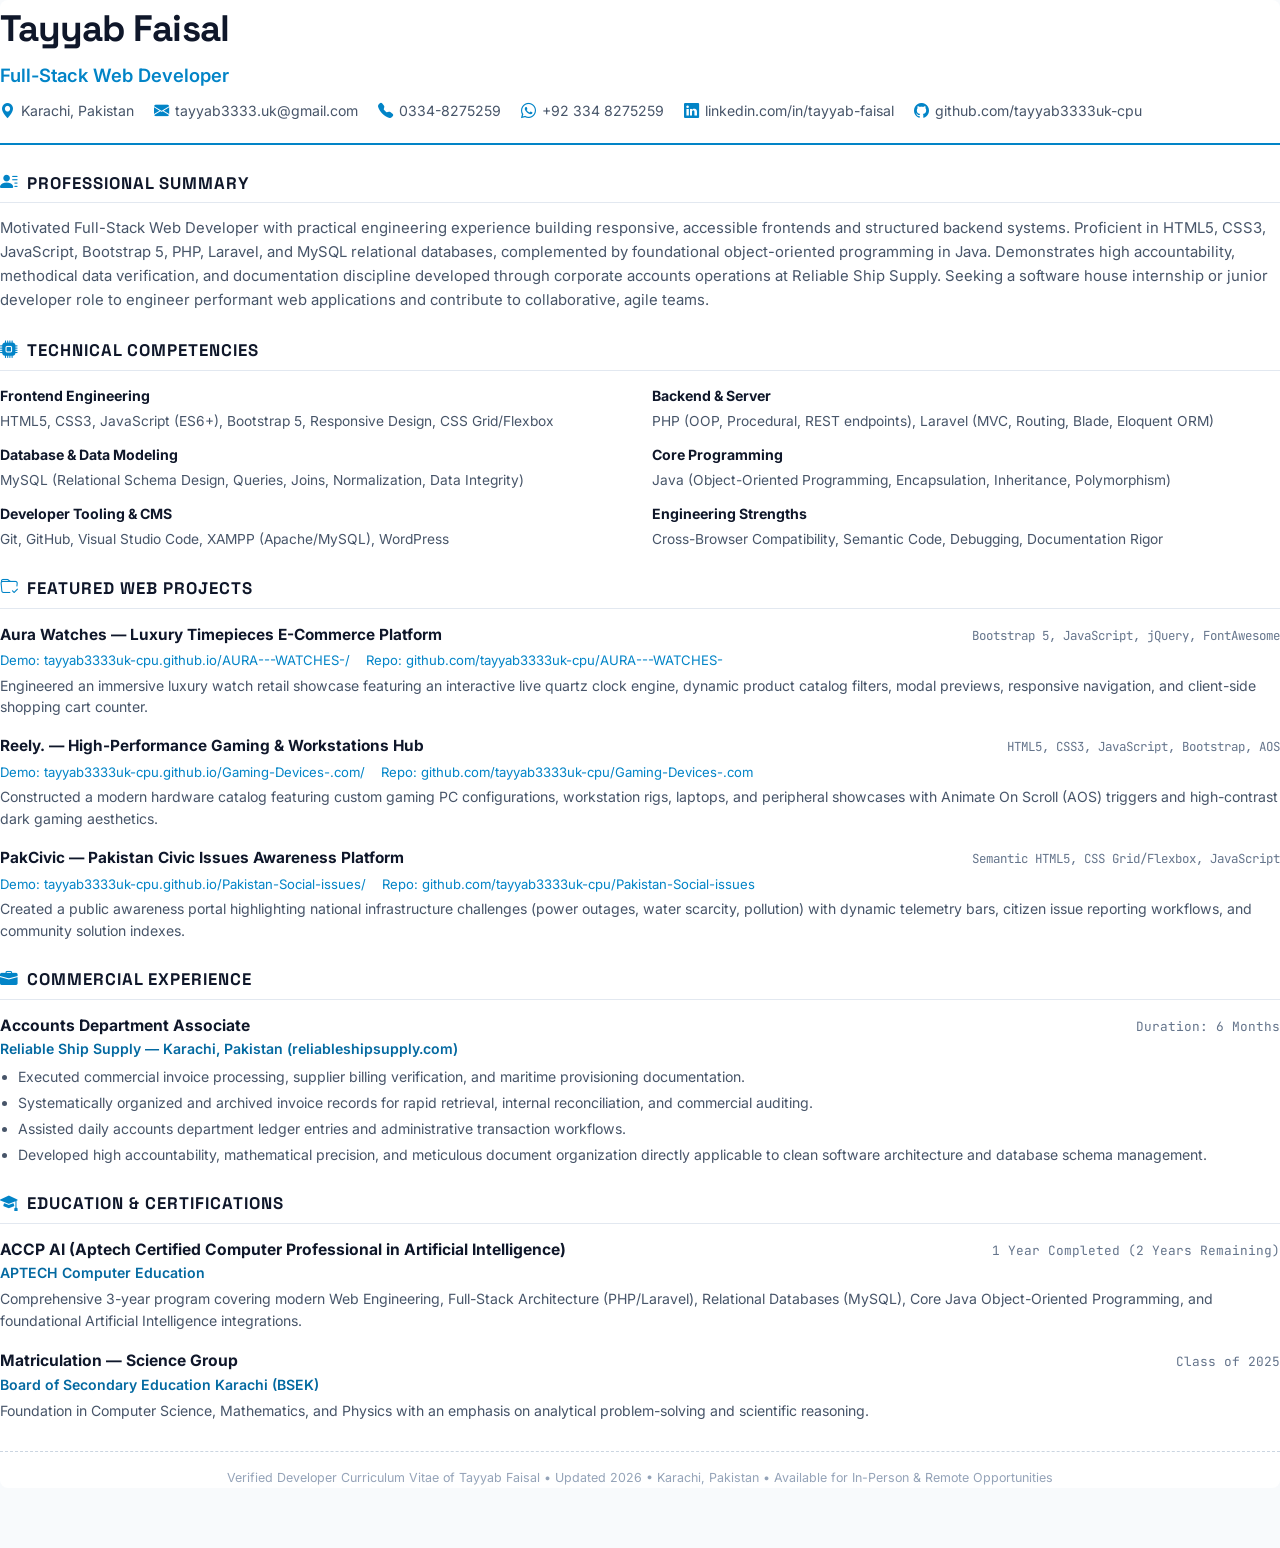
<file: cv.html>
<!DOCTYPE html>
<html lang="en">
<head>
  <meta charset="UTF-8">
  <meta name="viewport" content="width=device-width, initial-scale=1.0">
  <title>Tayyab Faisal — Full-Stack Web Developer Curriculum Vitae</title>
  <meta name="description" content="Official Curriculum Vitae of Tayyab Faisal, Full-Stack Web Developer based in Karachi, Pakistan. Specializing in HTML5, CSS3, JavaScript, Bootstrap 5, PHP, Laravel, MySQL, and Java.">
  
  <!-- Google Fonts -->
  <link rel="preconnect" href="https://fonts.googleapis.com">
  <link rel="preconnect" href="https://fonts.gstatic.com" crossorigin>
  <link href="https://fonts.googleapis.com/css2?family=Inter:wght@400;500;600;700;800&family=JetBrains+Mono:wght@400;600&family=Space+Grotesk:wght@600;700;800&display=swap" rel="stylesheet">
  
  <!-- Bootstrap Icons -->
  <link rel="stylesheet" href="https://cdn.jsdelivr.net/npm/bootstrap-icons@1.11.3/font/bootstrap-icons.min.css">
  
  <style>
    :root {
      --primary: #0284c7;
      --primary-dark: #0369a1;
      --text-dark: #0f172a;
      --text-muted: #475569;
      --border-color: #cbd5e1;
      --bg-page: #f8fafc;
      --bg-paper: #ffffff;
      --font-body: 'Inter', sans-serif;
      --font-heading: 'Space Grotesk', sans-serif;
      --font-code: 'JetBrains Mono', monospace;
    }

    * {
      box-sizing: border-box;
      margin: 0;
      padding: 0;
    }

    body {
      font-family: var(--font-body);
      background-color: var(--bg-page);
      color: var(--text-dark);
      line-height: 1.55;
      padding-bottom: 60px;
    }

    /* CV Floating Action Bar for Web View */
    .cv-action-bar {
      position: sticky;
      top: 0;
      z-index: 100;
      background: #090d16;
      border-bottom: 1px solid rgba(56, 189, 248, 0.25);
      padding: 14px 24px;
      display: flex;
      align-items: center;
      justify-content: space-between;
      box-shadow: 0 4px 20px rgba(0, 0, 0, 0.3);
    }

    .cv-action-brand {
      color: #f8fafc;
      font-family: var(--font-heading);
      font-size: 1.1rem;
      font-weight: 700;
      display: flex;
      align-items: center;
      gap: 10px;
    }

    .cv-action-btns {
      display: flex;
      gap: 12px;
    }

    .btn-action {
      display: inline-flex;
      align-items: center;
      gap: 8px;
      font-size: 0.88rem;
      font-weight: 600;
      padding: 8px 18px;
      border-radius: 6px;
      cursor: pointer;
      text-decoration: none;
      transition: all 0.2s ease;
    }

    .btn-print {
      background: #38bdf8;
      color: #030712;
      border: 1px solid #38bdf8;
    }

    .btn-print:hover {
      background: #0284c7;
      color: #ffffff;
    }

    .btn-back {
      background: rgba(255, 255, 255, 0.08);
      color: #f8fafc;
      border: 1px solid rgba(255, 255, 255, 0.2);
    }

    .btn-back:hover {
      background: rgba(255, 255, 255, 0.16);
      color: #ffffff;
    }

    /* Paper Container (A4 Proportions) */
    .cv-container {
      max-width: 860px;
      margin: 40px auto;
      background: var(--bg-paper);
      padding: 48px 56px;
      border-radius: 8px;
      box-shadow: 0 10px 30px rgba(0, 0, 0, 0.08);
      border: 1px solid var(--border-color);
    }

    /* Header */
    .cv-header {
      border-bottom: 2px solid var(--primary);
      padding-bottom: 20px;
      margin-bottom: 24px;
      display: flex;
      justify-content: space-between;
      align-items: flex-start;
      gap: 20px;
    }

    .cv-header-info h1 {
      font-family: var(--font-heading);
      font-size: 2.3rem;
      font-weight: 800;
      color: #0f172a;
      letter-spacing: -0.02em;
    }

    .cv-title {
      font-size: 1.15rem;
      font-weight: 600;
      color: var(--primary);
      margin-top: 4px;
      margin-bottom: 10px;
    }

    .cv-contact-grid {
      display: flex;
      flex-wrap: wrap;
      gap: 14px 20px;
      font-size: 0.88rem;
      color: var(--text-muted);
    }

    .cv-contact-item {
      display: flex;
      align-items: center;
      gap: 6px;
      text-decoration: none;
      color: var(--text-muted);
    }

    .cv-contact-item a {
      color: var(--text-muted);
      text-decoration: none;
    }

    .cv-contact-item a:hover {
      color: var(--primary);
      text-decoration: underline;
    }

    .cv-contact-item i {
      color: var(--primary);
      font-size: 0.95rem;
    }

    /* Section Styling */
    .cv-section {
      margin-bottom: 24px;
    }

    .cv-section-title {
      font-family: var(--font-heading);
      font-size: 1.05rem;
      font-weight: 700;
      text-transform: uppercase;
      letter-spacing: 0.06em;
      color: #0f172a;
      border-bottom: 1px solid #e2e8f0;
      padding-bottom: 6px;
      margin-bottom: 14px;
      display: flex;
      align-items: center;
      gap: 8px;
    }

    .cv-section-title i {
      color: var(--primary);
      font-size: 1.1rem;
    }

    .cv-summary p {
      font-size: 0.93rem;
      color: var(--text-muted);
      line-height: 1.6;
    }

    /* Skill Categories Grid */
    .cv-skills-grid {
      display: grid;
      grid-template-columns: repeat(2, 1fr);
      gap: 12px 24px;
    }

    .cv-skill-group {
      font-size: 0.9rem;
    }

    .cv-skill-group strong {
      color: #0f172a;
      display: block;
      margin-bottom: 3px;
      font-size: 0.88rem;
    }

    .cv-skill-group span {
      color: var(--text-muted);
      font-size: 0.86rem;
    }

    /* Experience & Education Entries */
    .cv-entry {
      margin-bottom: 18px;
    }

    .cv-entry:last-child {
      margin-bottom: 0;
    }

    .cv-entry-header {
      display: flex;
      justify-content: space-between;
      align-items: baseline;
      margin-bottom: 4px;
    }

    .cv-entry-title {
      font-size: 0.98rem;
      font-weight: 700;
      color: #0f172a;
    }

    .cv-entry-subtitle {
      font-size: 0.88rem;
      font-weight: 600;
      color: var(--primary-dark);
    }

    .cv-entry-date {
      font-family: var(--font-code);
      font-size: 0.8rem;
      color: #64748b;
      white-space: nowrap;
    }

    .cv-bullet-list {
      list-style-type: disc;
      padding-left: 18px;
      margin-top: 6px;
      font-size: 0.88rem;
      color: var(--text-muted);
      display: flex;
      flex-direction: column;
      gap: 4px;
    }

    /* Projects in CV */
    .cv-project-item {
      margin-bottom: 16px;
    }

    .cv-project-item:last-child {
      margin-bottom: 0;
    }

    .cv-project-header {
      display: flex;
      justify-content: space-between;
      align-items: baseline;
      margin-bottom: 4px;
    }

    .cv-project-name {
      font-size: 0.96rem;
      font-weight: 700;
      color: #0f172a;
    }

    .cv-project-tech {
      font-family: var(--font-code);
      font-size: 0.78rem;
      color: #64748b;
    }

    .cv-project-links {
      font-size: 0.82rem;
      color: var(--primary);
      margin-top: 2px;
      margin-bottom: 4px;
    }

    .cv-project-links a {
      color: var(--primary);
      text-decoration: none;
      margin-right: 12px;
    }

    .cv-project-links a:hover {
      text-decoration: underline;
    }

    .cv-project-desc {
      font-size: 0.88rem;
      color: var(--text-muted);
    }

    /* Notice Footer */
    .cv-footer-notice {
      text-align: center;
      margin-top: 30px;
      padding-top: 16px;
      border-top: 1px dashed var(--border-color);
      font-size: 0.78rem;
      color: #94a3b8;
    }

    /* ------------------------------------------------------------------------
       Print to PDF Styles (@media print)
       ------------------------------------------------------------------------ */
    @media print {
      body {
        background: #ffffff !important;
        padding: 0 !important;
      }

      .cv-action-bar {
        display: none !important;
      }

      .cv-container {
        margin: 0 !important;
        padding: 0 !important;
        box-shadow: none !important;
        border: none !important;
        max-width: 100% !important;
      }

      a {
        color: #0284c7 !important;
        text-decoration: underline !important;
      }

      .cv-section {
        margin-bottom: 12px !important;
      }

      .cv-header {
        margin-bottom: 14px !important;
        padding-bottom: 10px !important;
      }

      .cv-entry {
        margin-bottom: 10px !important;
      }

      .cv-project-item {
        margin-bottom: 10px !important;
      }

      .cv-footer-notice {
        margin-top: 12px !important;
        padding-top: 6px !important;
      }

      @page {
        margin: 8mm 12mm;
        size: A4 portrait;
      }
    }

      .cv-action-bar {
        display: none !important;
      }

      .cv-container {
        margin: 0 !important;
        padding: 0 !important;
        box-shadow: none !important;
        border: none !important;
        max-width: 100% !important;
      }

      a {
        color: inherit !important;
        text-decoration: none !important;
      }

      @page {
        margin: 14mm 16mm;
        size: A4 portrait;
      }
    }
  </style>
</head>
<body>

  <!-- Top Action Toolbar (Hidden during Print) -->
  <header class="cv-action-bar">
    <div class="cv-action-brand">
      <i class="bi bi-file-earmark-person-fill text-info"></i>
      <span>Tayyab Faisal — Official CV</span>
    </div>
    <div class="cv-action-btns">
      <button onclick="window.print()" class="btn-action btn-print">
        <i class="bi bi-printer-fill"></i> Print to PDF / Save
      </button>
      <a href="index.html" class="btn-action btn-back">
        <i class="bi bi-arrow-left"></i> Return to Portfolio
      </a>
    </div>
  </header>

  <!-- Printable Resume Page -->
  <main class="cv-container">
    <!-- Header -->
    <header class="cv-header">
      <div class="cv-header-info">
        <h1>Tayyab Faisal</h1>
        <div class="cv-title">Full-Stack Web Developer</div>
        <div class="cv-contact-grid">
          <div class="cv-contact-item">
            <i class="bi bi-geo-alt-fill"></i> Karachi, Pakistan
          </div>
          <div class="cv-contact-item">
            <i class="bi bi-envelope-fill"></i>
            <a href="mailto:tayyab3333.uk@gmail.com">tayyab3333.uk@gmail.com</a>
          </div>
          <div class="cv-contact-item">
            <i class="bi bi-telephone-fill"></i>
            <a href="tel:03348275259">0334-8275259</a>
          </div>
          <div class="cv-contact-item">
            <i class="bi bi-whatsapp"></i>
            <a href="https://wa.me/923348275259" target="_blank" rel="noopener">+92 334 8275259</a>
          </div>
          <div class="cv-contact-item">
            <i class="bi bi-linkedin"></i>
            <a href="https://www.linkedin.com/in/tayyab-faisal-25532b378" target="_blank" rel="noopener">linkedin.com/in/tayyab-faisal</a>
          </div>
          <div class="cv-contact-item">
            <i class="bi bi-github"></i>
            <a href="https://github.com/tayyab3333uk-cpu" target="_blank" rel="noopener">github.com/tayyab3333uk-cpu</a>
          </div>
        </div>
      </div>
    </header>

    <!-- Professional Summary -->
    <section class="cv-section cv-summary">
      <h2 class="cv-section-title"><i class="bi bi-person-lines-fill"></i> Professional Summary</h2>
      <p>
        Motivated Full-Stack Web Developer with practical engineering experience building responsive, accessible frontends and structured backend systems. Proficient in HTML5, CSS3, JavaScript, Bootstrap 5, PHP, Laravel, and MySQL relational databases, complemented by foundational object-oriented programming in Java. Demonstrates high accountability, methodical data verification, and documentation discipline developed through corporate accounts operations at Reliable Ship Supply. Seeking a software house internship or junior developer role to engineer performant web applications and contribute to collaborative, agile teams.
      </p>
    </section>

    <!-- Technical Skills -->
    <section class="cv-section">
      <h2 class="cv-section-title"><i class="bi bi-cpu-fill"></i> Technical Competencies</h2>
      <div class="cv-skills-grid">
        <div class="cv-skill-group">
          <strong>Frontend Engineering</strong>
          <span>HTML5, CSS3, JavaScript (ES6+), Bootstrap 5, Responsive Design, CSS Grid/Flexbox</span>
        </div>
        <div class="cv-skill-group">
          <strong>Backend &amp; Server</strong>
          <span>PHP (OOP, Procedural, REST endpoints), Laravel (MVC, Routing, Blade, Eloquent ORM)</span>
        </div>
        <div class="cv-skill-group">
          <strong>Database &amp; Data Modeling</strong>
          <span>MySQL (Relational Schema Design, Queries, Joins, Normalization, Data Integrity)</span>
        </div>
        <div class="cv-skill-group">
          <strong>Core Programming</strong>
          <span>Java (Object-Oriented Programming, Encapsulation, Inheritance, Polymorphism)</span>
        </div>
        <div class="cv-skill-group">
          <strong>Developer Tooling &amp; CMS</strong>
          <span>Git, GitHub, Visual Studio Code, XAMPP (Apache/MySQL), WordPress</span>
        </div>
        <div class="cv-skill-group">
          <strong>Engineering Strengths</strong>
          <span>Cross-Browser Compatibility, Semantic Code, Debugging, Documentation Rigor</span>
        </div>
      </div>
    </section>

    <!-- Featured Projects -->
    <section class="cv-section">
      <h2 class="cv-section-title"><i class="bi bi-folder-check"></i> Featured Web Projects</h2>
      
      <!-- Project 1 -->
      <div class="cv-project-item">
        <div class="cv-project-header">
          <span class="cv-project-name">Aura Watches — Luxury Timepieces E-Commerce Platform</span>
          <span class="cv-project-tech">Bootstrap 5, JavaScript, jQuery, FontAwesome</span>
        </div>
        <div class="cv-project-links">
          <span>Demo: <a href="https://tayyab3333uk-cpu.github.io/AURA---WATCHES-/" target="_blank" rel="noopener">tayyab3333uk-cpu.github.io/AURA---WATCHES-/</a></span>
          <span>Repo: <a href="https://github.com/tayyab3333uk-cpu/AURA---WATCHES-" target="_blank" rel="noopener">github.com/tayyab3333uk-cpu/AURA---WATCHES-</a></span>
        </div>
        <p class="cv-project-desc">
          Engineered an immersive luxury watch retail showcase featuring an interactive live quartz clock engine, dynamic product catalog filters, modal previews, responsive navigation, and client-side shopping cart counter.
        </p>
      </div>

      <!-- Project 2 -->
      <div class="cv-project-item">
        <div class="cv-project-header">
          <span class="cv-project-name">Reely. — High-Performance Gaming &amp; Workstations Hub</span>
          <span class="cv-project-tech">HTML5, CSS3, JavaScript, Bootstrap, AOS</span>
        </div>
        <div class="cv-project-links">
          <span>Demo: <a href="https://tayyab3333uk-cpu.github.io/Gaming-Devices-.com/" target="_blank" rel="noopener">tayyab3333uk-cpu.github.io/Gaming-Devices-.com/</a></span>
          <span>Repo: <a href="https://github.com/tayyab3333uk-cpu/Gaming-Devices-.com" target="_blank" rel="noopener">github.com/tayyab3333uk-cpu/Gaming-Devices-.com</a></span>
        </div>
        <p class="cv-project-desc">
          Constructed a modern hardware catalog featuring custom gaming PC configurations, workstation rigs, laptops, and peripheral showcases with Animate On Scroll (AOS) triggers and high-contrast dark gaming aesthetics.
        </p>
      </div>

      <!-- Project 3 -->
      <div class="cv-project-item">
        <div class="cv-project-header">
          <span class="cv-project-name">PakCivic — Pakistan Civic Issues Awareness Platform</span>
          <span class="cv-project-tech">Semantic HTML5, CSS Grid/Flexbox, JavaScript</span>
        </div>
        <div class="cv-project-links">
          <span>Demo: <a href="https://tayyab3333uk-cpu.github.io/Pakistan-Social-issues/" target="_blank" rel="noopener">tayyab3333uk-cpu.github.io/Pakistan-Social-issues/</a></span>
          <span>Repo: <a href="https://github.com/tayyab3333uk-cpu/Pakistan-Social-issues" target="_blank" rel="noopener">github.com/tayyab3333uk-cpu/Pakistan-Social-issues</a></span>
        </div>
        <p class="cv-project-desc">
          Created a public awareness portal highlighting national infrastructure challenges (power outages, water scarcity, pollution) with dynamic telemetry bars, citizen issue reporting workflows, and community solution indexes.
        </p>
      </div>
    </section>

    <!-- Professional Experience -->
    <section class="cv-section">
      <h2 class="cv-section-title"><i class="bi bi-briefcase-fill"></i> Commercial Experience</h2>
      <div class="cv-entry">
        <div class="cv-entry-header">
          <div>
            <div class="cv-entry-title">Accounts Department Associate</div>
            <div class="cv-entry-subtitle">Reliable Ship Supply — Karachi, Pakistan (<a href="https://reliableshipsupply.com/" target="_blank" rel="noopener" style="color:inherit;text-decoration:underline;">reliableshipsupply.com</a>)</div>
          </div>
          <div class="cv-entry-date">Duration: 6 Months</div>
        </div>
        <ul class="cv-bullet-list">
          <li>Executed commercial invoice processing, supplier billing verification, and maritime provisioning documentation.</li>
          <li>Systematically organized and archived invoice records for rapid retrieval, internal reconciliation, and commercial auditing.</li>
          <li>Assisted daily accounts department ledger entries and administrative transaction workflows.</li>
          <li>Developed high accountability, mathematical precision, and meticulous document organization directly applicable to clean software architecture and database schema management.</li>
        </ul>
      </div>
    </section>

    <!-- Education -->
    <section class="cv-section">
      <h2 class="cv-section-title"><i class="bi bi-mortarboard-fill"></i> Education &amp; Certifications</h2>
      
      <!-- APTECH ACCP AI -->
      <div class="cv-entry">
        <div class="cv-entry-header">
          <div>
            <div class="cv-entry-title">ACCP AI (Aptech Certified Computer Professional in Artificial Intelligence)</div>
            <div class="cv-entry-subtitle">APTECH Computer Education</div>
          </div>
          <div class="cv-entry-date">1 Year Completed (2 Years Remaining)</div>
        </div>
        <p class="cv-project-desc" style="margin-top:4px;">
          Comprehensive 3-year program covering modern Web Engineering, Full-Stack Architecture (PHP/Laravel), Relational Databases (MySQL), Core Java Object-Oriented Programming, and foundational Artificial Intelligence integrations.
        </p>
      </div>

      <!-- Matriculation -->
      <div class="cv-entry">
        <div class="cv-entry-header">
          <div>
            <div class="cv-entry-title">Matriculation — Science Group</div>
            <div class="cv-entry-subtitle">Board of Secondary Education Karachi (BSEK)</div>
          </div>
          <div class="cv-entry-date">Class of 2025</div>
        </div>
        <p class="cv-project-desc" style="margin-top:4px;">
          Foundation in Computer Science, Mathematics, and Physics with an emphasis on analytical problem-solving and scientific reasoning.
        </p>
      </div>
    </section>

    <!-- Footer Notice -->
    <footer class="cv-footer-notice">
      Verified Developer Curriculum Vitae of Tayyab Faisal • Updated 2026 • Karachi, Pakistan • Available for In-Person &amp; Remote Opportunities
    </footer>
  </main>

</body>
</html>
</file>
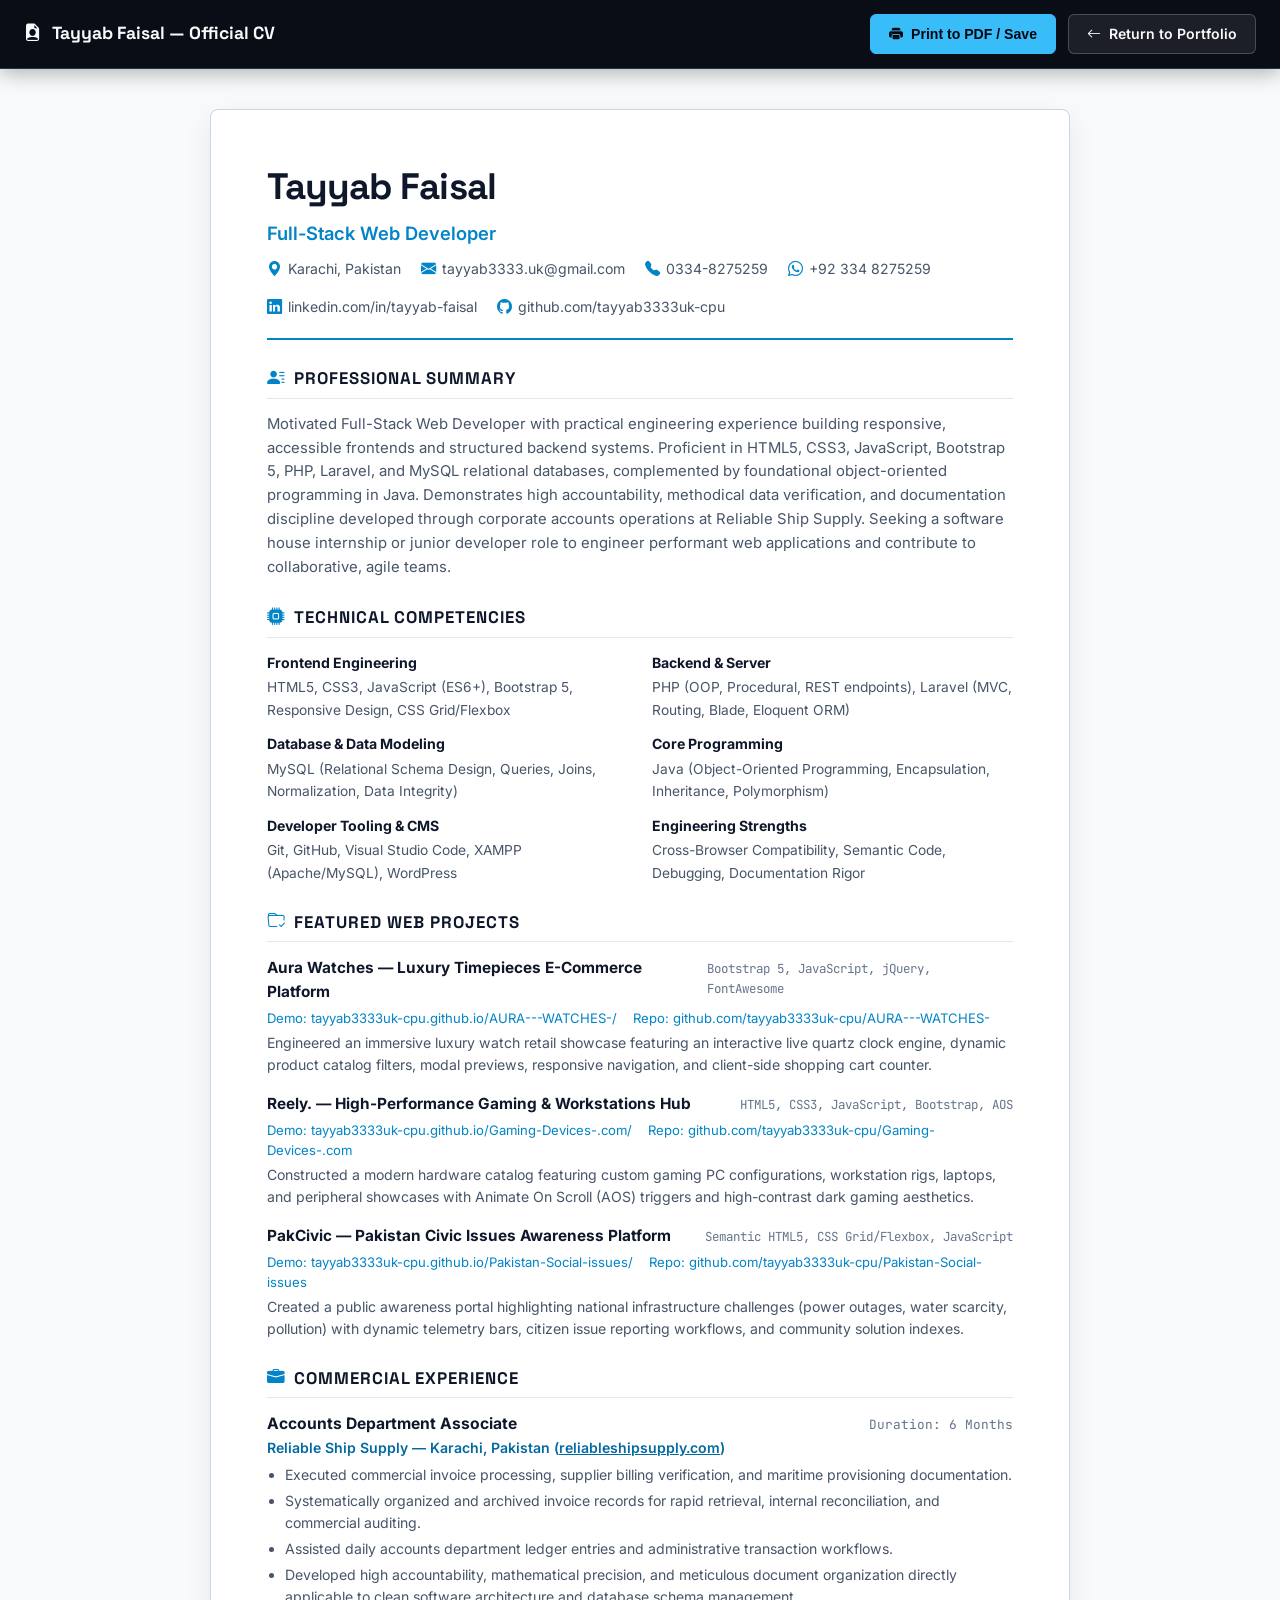
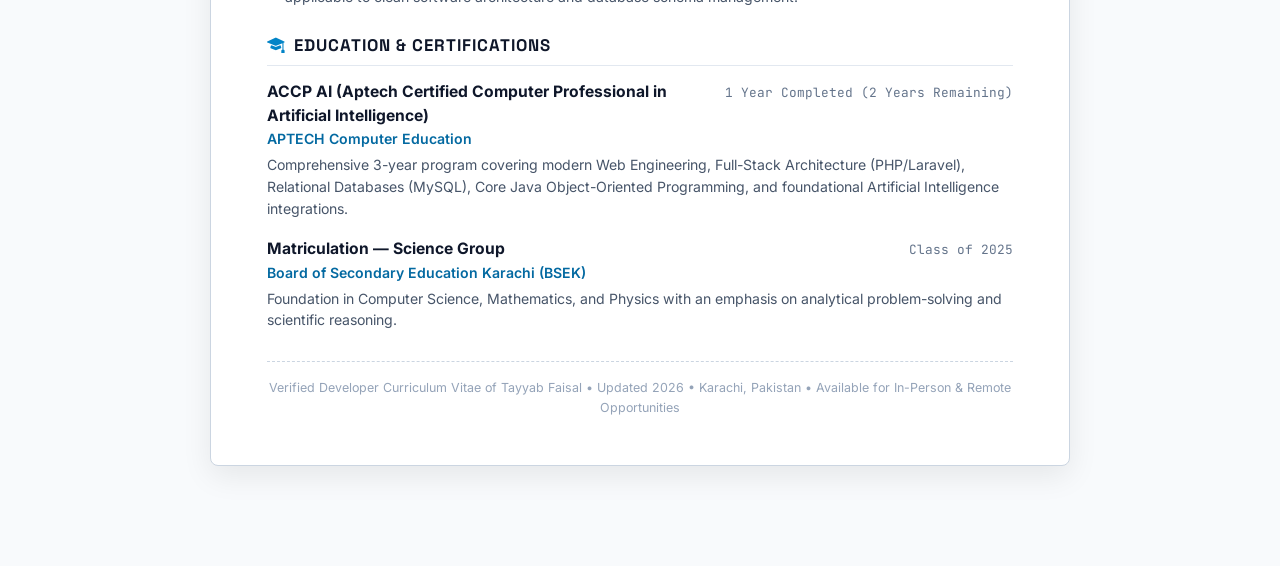
<file: existing_repo/cv.html>
<!DOCTYPE html>
<html lang="en">
<head>
  <meta charset="UTF-8">
  <meta name="viewport" content="width=device-width, initial-scale=1.0">
  <title>Tayyab Faisal — Full-Stack Web Developer Curriculum Vitae</title>
  <meta name="description" content="Official Curriculum Vitae of Tayyab Faisal, Full-Stack Web Developer based in Karachi, Pakistan. Specializing in HTML5, CSS3, JavaScript, Bootstrap 5, PHP, Laravel, MySQL, and Java.">
  
  <!-- Google Fonts -->
  <link rel="preconnect" href="https://fonts.googleapis.com">
  <link rel="preconnect" href="https://fonts.gstatic.com" crossorigin>
  <link href="https://fonts.googleapis.com/css2?family=Inter:wght@400;500;600;700;800&family=JetBrains+Mono:wght@400;600&family=Space+Grotesk:wght@600;700;800&display=swap" rel="stylesheet">
  
  <!-- Bootstrap Icons -->
  <link rel="stylesheet" href="https://cdn.jsdelivr.net/npm/bootstrap-icons@1.11.3/font/bootstrap-icons.min.css">
  
  <style>
    :root {
      --primary: #0284c7;
      --primary-dark: #0369a1;
      --text-dark: #0f172a;
      --text-muted: #475569;
      --border-color: #cbd5e1;
      --bg-page: #f8fafc;
      --bg-paper: #ffffff;
      --font-body: 'Inter', sans-serif;
      --font-heading: 'Space Grotesk', sans-serif;
      --font-code: 'JetBrains Mono', monospace;
    }

    * {
      box-sizing: border-box;
      margin: 0;
      padding: 0;
    }

    body {
      font-family: var(--font-body);
      background-color: var(--bg-page);
      color: var(--text-dark);
      line-height: 1.55;
      padding-bottom: 60px;
    }

    /* CV Floating Action Bar for Web View */
    .cv-action-bar {
      position: sticky;
      top: 0;
      z-index: 100;
      background: #090d16;
      border-bottom: 1px solid rgba(56, 189, 248, 0.25);
      padding: 14px 24px;
      display: flex;
      align-items: center;
      justify-content: space-between;
      box-shadow: 0 4px 20px rgba(0, 0, 0, 0.3);
    }

    .cv-action-brand {
      color: #f8fafc;
      font-family: var(--font-heading);
      font-size: 1.1rem;
      font-weight: 700;
      display: flex;
      align-items: center;
      gap: 10px;
    }

    .cv-action-btns {
      display: flex;
      gap: 12px;
    }

    .btn-action {
      display: inline-flex;
      align-items: center;
      gap: 8px;
      font-size: 0.88rem;
      font-weight: 600;
      padding: 8px 18px;
      border-radius: 6px;
      cursor: pointer;
      text-decoration: none;
      transition: all 0.2s ease;
    }

    .btn-print {
      background: #38bdf8;
      color: #030712;
      border: 1px solid #38bdf8;
    }

    .btn-print:hover {
      background: #0284c7;
      color: #ffffff;
    }

    .btn-back {
      background: rgba(255, 255, 255, 0.08);
      color: #f8fafc;
      border: 1px solid rgba(255, 255, 255, 0.2);
    }

    .btn-back:hover {
      background: rgba(255, 255, 255, 0.16);
      color: #ffffff;
    }

    /* Paper Container (A4 Proportions) */
    .cv-container {
      max-width: 860px;
      margin: 40px auto;
      background: var(--bg-paper);
      padding: 48px 56px;
      border-radius: 8px;
      box-shadow: 0 10px 30px rgba(0, 0, 0, 0.08);
      border: 1px solid var(--border-color);
    }

    /* Header */
    .cv-header {
      border-bottom: 2px solid var(--primary);
      padding-bottom: 20px;
      margin-bottom: 24px;
      display: flex;
      justify-content: space-between;
      align-items: flex-start;
      gap: 20px;
    }

    .cv-header-info h1 {
      font-family: var(--font-heading);
      font-size: 2.3rem;
      font-weight: 800;
      color: #0f172a;
      letter-spacing: -0.02em;
    }

    .cv-title {
      font-size: 1.15rem;
      font-weight: 600;
      color: var(--primary);
      margin-top: 4px;
      margin-bottom: 10px;
    }

    .cv-contact-grid {
      display: flex;
      flex-wrap: wrap;
      gap: 14px 20px;
      font-size: 0.88rem;
      color: var(--text-muted);
    }

    .cv-contact-item {
      display: flex;
      align-items: center;
      gap: 6px;
      text-decoration: none;
      color: var(--text-muted);
    }

    .cv-contact-item a {
      color: var(--text-muted);
      text-decoration: none;
    }

    .cv-contact-item a:hover {
      color: var(--primary);
      text-decoration: underline;
    }

    .cv-contact-item i {
      color: var(--primary);
      font-size: 0.95rem;
    }

    /* Section Styling */
    .cv-section {
      margin-bottom: 24px;
    }

    .cv-section-title {
      font-family: var(--font-heading);
      font-size: 1.05rem;
      font-weight: 700;
      text-transform: uppercase;
      letter-spacing: 0.06em;
      color: #0f172a;
      border-bottom: 1px solid #e2e8f0;
      padding-bottom: 6px;
      margin-bottom: 14px;
      display: flex;
      align-items: center;
      gap: 8px;
    }

    .cv-section-title i {
      color: var(--primary);
      font-size: 1.1rem;
    }

    .cv-summary p {
      font-size: 0.93rem;
      color: var(--text-muted);
      line-height: 1.6;
    }

    /* Skill Categories Grid */
    .cv-skills-grid {
      display: grid;
      grid-template-columns: repeat(2, 1fr);
      gap: 12px 24px;
    }

    .cv-skill-group {
      font-size: 0.9rem;
    }

    .cv-skill-group strong {
      color: #0f172a;
      display: block;
      margin-bottom: 3px;
      font-size: 0.88rem;
    }

    .cv-skill-group span {
      color: var(--text-muted);
      font-size: 0.86rem;
    }

    /* Experience & Education Entries */
    .cv-entry {
      margin-bottom: 18px;
    }

    .cv-entry:last-child {
      margin-bottom: 0;
    }

    .cv-entry-header {
      display: flex;
      justify-content: space-between;
      align-items: baseline;
      margin-bottom: 4px;
    }

    .cv-entry-title {
      font-size: 0.98rem;
      font-weight: 700;
      color: #0f172a;
    }

    .cv-entry-subtitle {
      font-size: 0.88rem;
      font-weight: 600;
      color: var(--primary-dark);
    }

    .cv-entry-date {
      font-family: var(--font-code);
      font-size: 0.8rem;
      color: #64748b;
      white-space: nowrap;
    }

    .cv-bullet-list {
      list-style-type: disc;
      padding-left: 18px;
      margin-top: 6px;
      font-size: 0.88rem;
      color: var(--text-muted);
      display: flex;
      flex-direction: column;
      gap: 4px;
    }

    /* Projects in CV */
    .cv-project-item {
      margin-bottom: 16px;
    }

    .cv-project-item:last-child {
      margin-bottom: 0;
    }

    .cv-project-header {
      display: flex;
      justify-content: space-between;
      align-items: baseline;
      margin-bottom: 4px;
    }

    .cv-project-name {
      font-size: 0.96rem;
      font-weight: 700;
      color: #0f172a;
    }

    .cv-project-tech {
      font-family: var(--font-code);
      font-size: 0.78rem;
      color: #64748b;
    }

    .cv-project-links {
      font-size: 0.82rem;
      color: var(--primary);
      margin-top: 2px;
      margin-bottom: 4px;
    }

    .cv-project-links a {
      color: var(--primary);
      text-decoration: none;
      margin-right: 12px;
    }

    .cv-project-links a:hover {
      text-decoration: underline;
    }

    .cv-project-desc {
      font-size: 0.88rem;
      color: var(--text-muted);
    }

    /* Notice Footer */
    .cv-footer-notice {
      text-align: center;
      margin-top: 30px;
      padding-top: 16px;
      border-top: 1px dashed var(--border-color);
      font-size: 0.78rem;
      color: #94a3b8;
    }

    /* ------------------------------------------------------------------------
       Print to PDF Styles (@media print)
       ------------------------------------------------------------------------ */
    @media print {
      body {
        background: #ffffff !important;
        padding: 0 !important;
      }

      .cv-action-bar {
        display: none !important;
      }

      .cv-container {
        margin: 0 !important;
        padding: 0 !important;
        box-shadow: none !important;
        border: none !important;
        max-width: 100% !important;
      }

      a {
        color: inherit !important;
        text-decoration: none !important;
      }

      @page {
        margin: 14mm 16mm;
        size: A4 portrait;
      }
    }
  </style>
</head>
<body>

  <!-- Top Action Toolbar (Hidden during Print) -->
  <header class="cv-action-bar">
    <div class="cv-action-brand">
      <i class="bi bi-file-earmark-person-fill text-info"></i>
      <span>Tayyab Faisal — Official CV</span>
    </div>
    <div class="cv-action-btns">
      <button onclick="window.print()" class="btn-action btn-print">
        <i class="bi bi-printer-fill"></i> Print to PDF / Save
      </button>
      <a href="index.html" class="btn-action btn-back">
        <i class="bi bi-arrow-left"></i> Return to Portfolio
      </a>
    </div>
  </header>

  <!-- Printable Resume Page -->
  <main class="cv-container">
    <!-- Header -->
    <header class="cv-header">
      <div class="cv-header-info">
        <h1>Tayyab Faisal</h1>
        <div class="cv-title">Full-Stack Web Developer</div>
        <div class="cv-contact-grid">
          <div class="cv-contact-item">
            <i class="bi bi-geo-alt-fill"></i> Karachi, Pakistan
          </div>
          <div class="cv-contact-item">
            <i class="bi bi-envelope-fill"></i>
            <a href="mailto:tayyab3333.uk@gmail.com">tayyab3333.uk@gmail.com</a>
          </div>
          <div class="cv-contact-item">
            <i class="bi bi-telephone-fill"></i>
            <a href="tel:03348275259">0334-8275259</a>
          </div>
          <div class="cv-contact-item">
            <i class="bi bi-whatsapp"></i>
            <a href="https://wa.me/923348275259" target="_blank" rel="noopener">+92 334 8275259</a>
          </div>
          <div class="cv-contact-item">
            <i class="bi bi-linkedin"></i>
            <a href="https://www.linkedin.com/in/tayyab-faisal-25532b378" target="_blank" rel="noopener">linkedin.com/in/tayyab-faisal</a>
          </div>
          <div class="cv-contact-item">
            <i class="bi bi-github"></i>
            <a href="https://github.com/tayyab3333uk-cpu" target="_blank" rel="noopener">github.com/tayyab3333uk-cpu</a>
          </div>
        </div>
      </div>
    </header>

    <!-- Professional Summary -->
    <section class="cv-section cv-summary">
      <h2 class="cv-section-title"><i class="bi bi-person-lines-fill"></i> Professional Summary</h2>
      <p>
        Motivated Full-Stack Web Developer with practical engineering experience building responsive, accessible frontends and structured backend systems. Proficient in HTML5, CSS3, JavaScript, Bootstrap 5, PHP, Laravel, and MySQL relational databases, complemented by foundational object-oriented programming in Java. Demonstrates high accountability, methodical data verification, and documentation discipline developed through corporate accounts operations at Reliable Ship Supply. Seeking a software house internship or junior developer role to engineer performant web applications and contribute to collaborative, agile teams.
      </p>
    </section>

    <!-- Technical Skills -->
    <section class="cv-section">
      <h2 class="cv-section-title"><i class="bi bi-cpu-fill"></i> Technical Competencies</h2>
      <div class="cv-skills-grid">
        <div class="cv-skill-group">
          <strong>Frontend Engineering</strong>
          <span>HTML5, CSS3, JavaScript (ES6+), Bootstrap 5, Responsive Design, CSS Grid/Flexbox</span>
        </div>
        <div class="cv-skill-group">
          <strong>Backend &amp; Server</strong>
          <span>PHP (OOP, Procedural, REST endpoints), Laravel (MVC, Routing, Blade, Eloquent ORM)</span>
        </div>
        <div class="cv-skill-group">
          <strong>Database &amp; Data Modeling</strong>
          <span>MySQL (Relational Schema Design, Queries, Joins, Normalization, Data Integrity)</span>
        </div>
        <div class="cv-skill-group">
          <strong>Core Programming</strong>
          <span>Java (Object-Oriented Programming, Encapsulation, Inheritance, Polymorphism)</span>
        </div>
        <div class="cv-skill-group">
          <strong>Developer Tooling &amp; CMS</strong>
          <span>Git, GitHub, Visual Studio Code, XAMPP (Apache/MySQL), WordPress</span>
        </div>
        <div class="cv-skill-group">
          <strong>Engineering Strengths</strong>
          <span>Cross-Browser Compatibility, Semantic Code, Debugging, Documentation Rigor</span>
        </div>
      </div>
    </section>

    <!-- Featured Projects -->
    <section class="cv-section">
      <h2 class="cv-section-title"><i class="bi bi-folder-check"></i> Featured Web Projects</h2>
      
      <!-- Project 1 -->
      <div class="cv-project-item">
        <div class="cv-project-header">
          <span class="cv-project-name">Aura Watches — Luxury Timepieces E-Commerce Platform</span>
          <span class="cv-project-tech">Bootstrap 5, JavaScript, jQuery, FontAwesome</span>
        </div>
        <div class="cv-project-links">
          <span>Demo: <a href="https://tayyab3333uk-cpu.github.io/AURA---WATCHES-/" target="_blank" rel="noopener">tayyab3333uk-cpu.github.io/AURA---WATCHES-/</a></span>
          <span>Repo: <a href="https://github.com/tayyab3333uk-cpu/AURA---WATCHES-" target="_blank" rel="noopener">github.com/tayyab3333uk-cpu/AURA---WATCHES-</a></span>
        </div>
        <p class="cv-project-desc">
          Engineered an immersive luxury watch retail showcase featuring an interactive live quartz clock engine, dynamic product catalog filters, modal previews, responsive navigation, and client-side shopping cart counter.
        </p>
      </div>

      <!-- Project 2 -->
      <div class="cv-project-item">
        <div class="cv-project-header">
          <span class="cv-project-name">Reely. — High-Performance Gaming &amp; Workstations Hub</span>
          <span class="cv-project-tech">HTML5, CSS3, JavaScript, Bootstrap, AOS</span>
        </div>
        <div class="cv-project-links">
          <span>Demo: <a href="https://tayyab3333uk-cpu.github.io/Gaming-Devices-.com/" target="_blank" rel="noopener">tayyab3333uk-cpu.github.io/Gaming-Devices-.com/</a></span>
          <span>Repo: <a href="https://github.com/tayyab3333uk-cpu/Gaming-Devices-.com" target="_blank" rel="noopener">github.com/tayyab3333uk-cpu/Gaming-Devices-.com</a></span>
        </div>
        <p class="cv-project-desc">
          Constructed a modern hardware catalog featuring custom gaming PC configurations, workstation rigs, laptops, and peripheral showcases with Animate On Scroll (AOS) triggers and high-contrast dark gaming aesthetics.
        </p>
      </div>

      <!-- Project 3 -->
      <div class="cv-project-item">
        <div class="cv-project-header">
          <span class="cv-project-name">PakCivic — Pakistan Civic Issues Awareness Platform</span>
          <span class="cv-project-tech">Semantic HTML5, CSS Grid/Flexbox, JavaScript</span>
        </div>
        <div class="cv-project-links">
          <span>Demo: <a href="https://tayyab3333uk-cpu.github.io/Pakistan-Social-issues/" target="_blank" rel="noopener">tayyab3333uk-cpu.github.io/Pakistan-Social-issues/</a></span>
          <span>Repo: <a href="https://github.com/tayyab3333uk-cpu/Pakistan-Social-issues" target="_blank" rel="noopener">github.com/tayyab3333uk-cpu/Pakistan-Social-issues</a></span>
        </div>
        <p class="cv-project-desc">
          Created a public awareness portal highlighting national infrastructure challenges (power outages, water scarcity, pollution) with dynamic telemetry bars, citizen issue reporting workflows, and community solution indexes.
        </p>
      </div>
    </section>

    <!-- Professional Experience -->
    <section class="cv-section">
      <h2 class="cv-section-title"><i class="bi bi-briefcase-fill"></i> Commercial Experience</h2>
      <div class="cv-entry">
        <div class="cv-entry-header">
          <div>
            <div class="cv-entry-title">Accounts Department Associate</div>
            <div class="cv-entry-subtitle">Reliable Ship Supply — Karachi, Pakistan (<a href="https://reliableshipsupply.com/" target="_blank" rel="noopener" style="color:inherit;text-decoration:underline;">reliableshipsupply.com</a>)</div>
          </div>
          <div class="cv-entry-date">Duration: 6 Months</div>
        </div>
        <ul class="cv-bullet-list">
          <li>Executed commercial invoice processing, supplier billing verification, and maritime provisioning documentation.</li>
          <li>Systematically organized and archived invoice records for rapid retrieval, internal reconciliation, and commercial auditing.</li>
          <li>Assisted daily accounts department ledger entries and administrative transaction workflows.</li>
          <li>Developed high accountability, mathematical precision, and meticulous document organization directly applicable to clean software architecture and database schema management.</li>
        </ul>
      </div>
    </section>

    <!-- Education -->
    <section class="cv-section">
      <h2 class="cv-section-title"><i class="bi bi-mortarboard-fill"></i> Education &amp; Certifications</h2>
      
      <!-- APTECH ACCP AI -->
      <div class="cv-entry">
        <div class="cv-entry-header">
          <div>
            <div class="cv-entry-title">ACCP AI (Aptech Certified Computer Professional in Artificial Intelligence)</div>
            <div class="cv-entry-subtitle">APTECH Computer Education</div>
          </div>
          <div class="cv-entry-date">1 Year Completed (2 Years Remaining)</div>
        </div>
        <p class="cv-project-desc" style="margin-top:4px;">
          Comprehensive 3-year program covering modern Web Engineering, Full-Stack Architecture (PHP/Laravel), Relational Databases (MySQL), Core Java Object-Oriented Programming, and foundational Artificial Intelligence integrations.
        </p>
      </div>

      <!-- Matriculation -->
      <div class="cv-entry">
        <div class="cv-entry-header">
          <div>
            <div class="cv-entry-title">Matriculation — Science Group</div>
            <div class="cv-entry-subtitle">Board of Secondary Education Karachi (BSEK)</div>
          </div>
          <div class="cv-entry-date">Class of 2025</div>
        </div>
        <p class="cv-project-desc" style="margin-top:4px;">
          Foundation in Computer Science, Mathematics, and Physics with an emphasis on analytical problem-solving and scientific reasoning.
        </p>
      </div>
    </section>

    <!-- Footer Notice -->
    <footer class="cv-footer-notice">
      Verified Developer Curriculum Vitae of Tayyab Faisal • Updated 2026 • Karachi, Pakistan • Available for In-Person &amp; Remote Opportunities
    </footer>
  </main>

</body>
</html>
</file>
